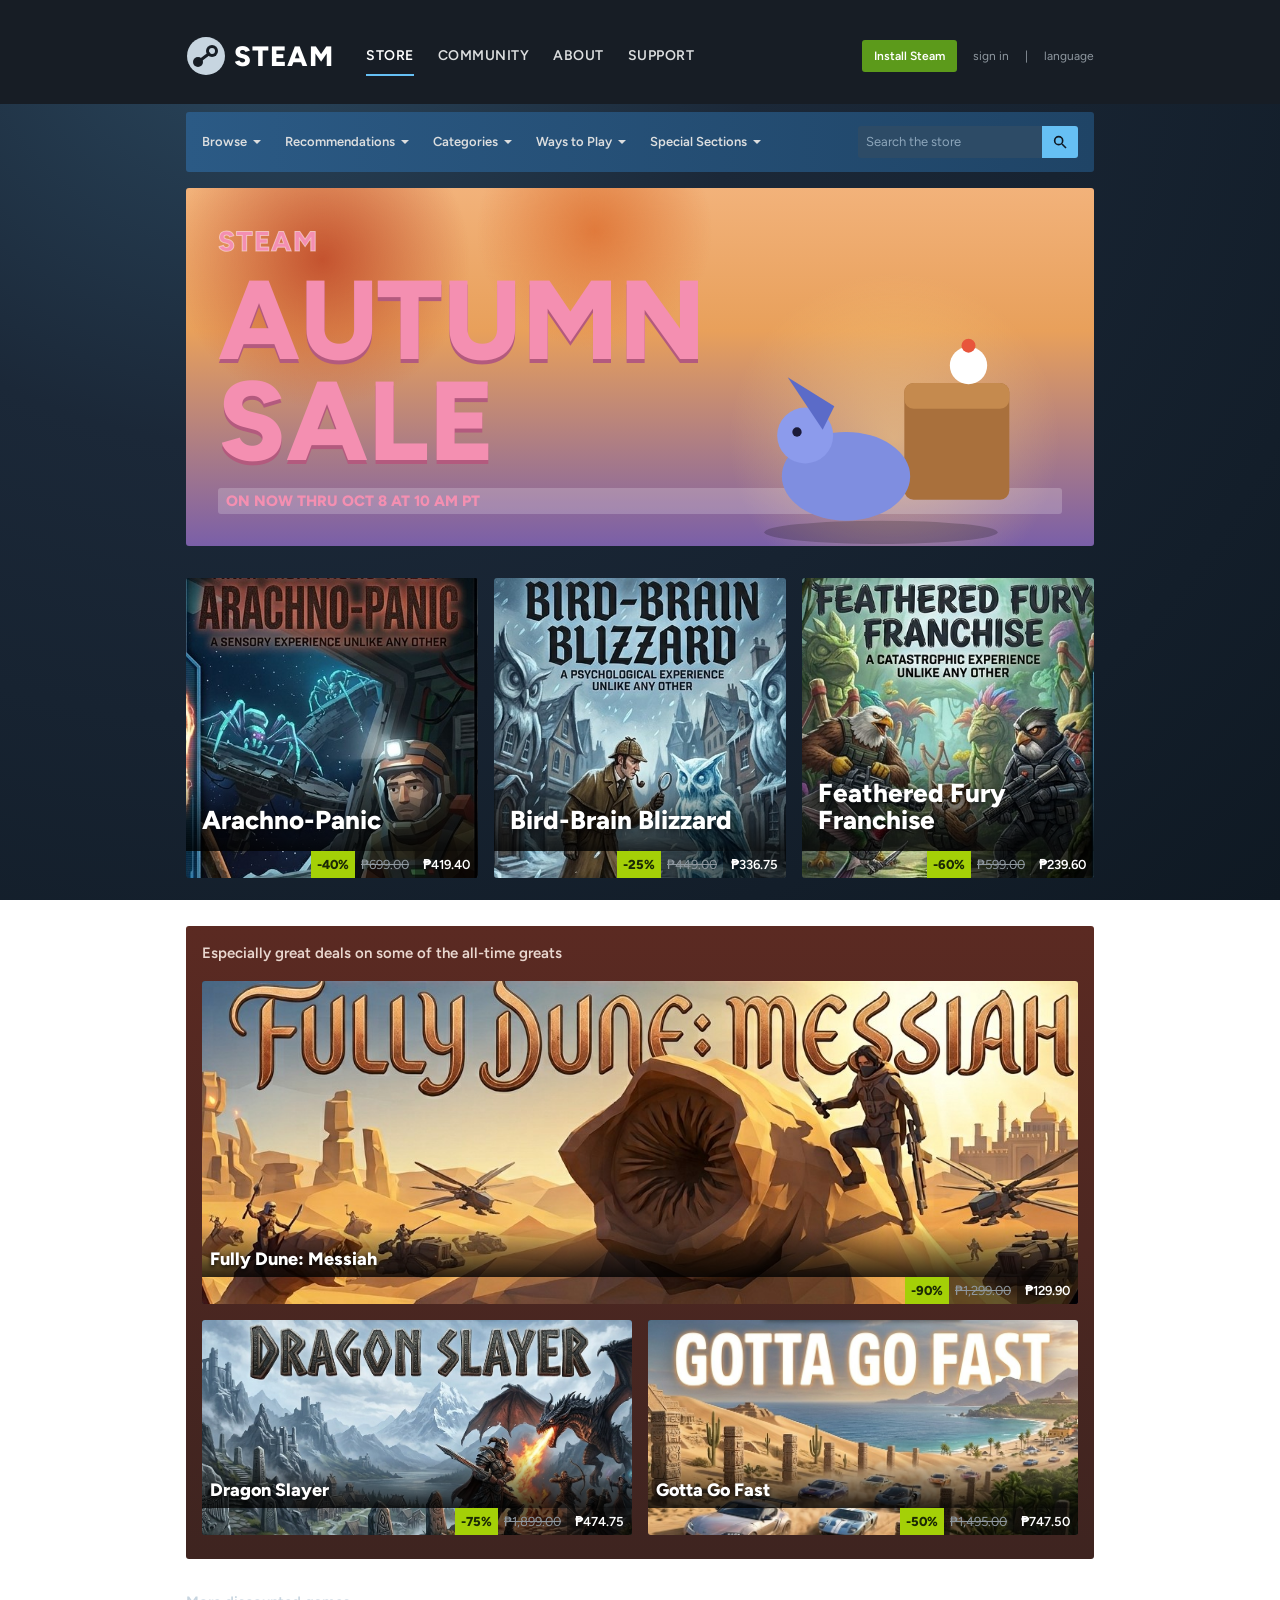
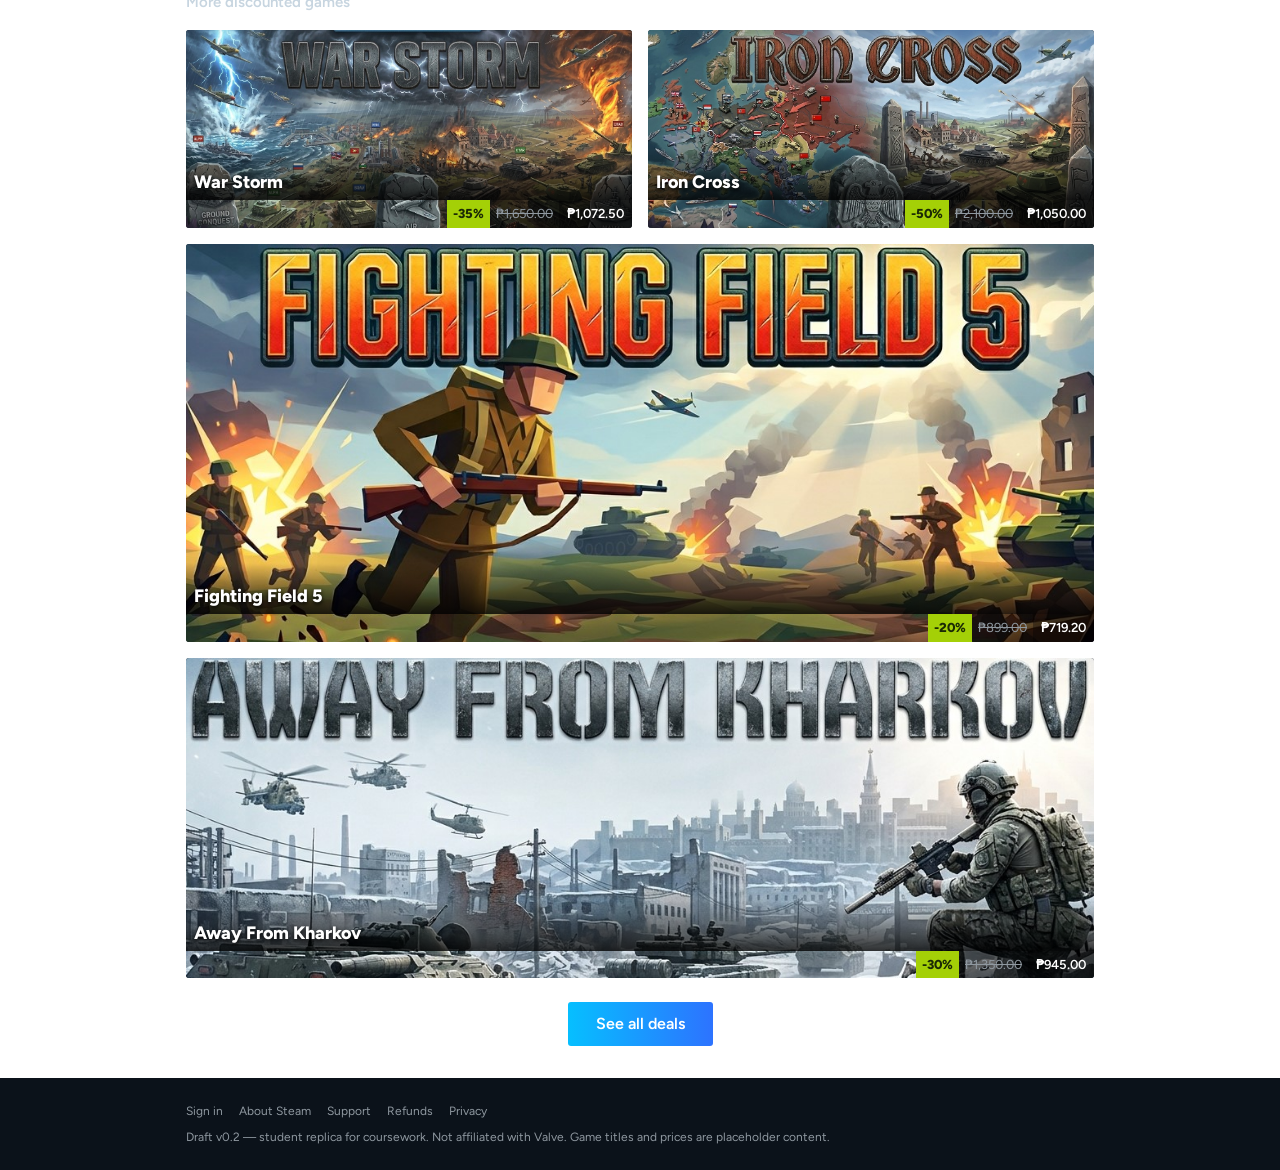
<file: index.html>
<!DOCTYPE html>
<html lang="en">
<head>
<meta charset="utf-8">
<meta name="viewport" content="width=device-width, initial-scale=1">
<title>Steam Autumn Sale — Landing Page Draft v0.2</title>
<link rel="preconnect" href="https://fonts.googleapis.com">
<link rel="preconnect" href="https://fonts.gstatic.com" crossorigin>
<link rel="stylesheet" href="https://fonts.googleapis.com/css2?family=Figtree:wght@400;600;800&display=swap">
<link rel="stylesheet" href="style.css">
</head>
<body>

<header class="top">
  <div class="wrap">
    <a class="logo" href="#" aria-label="Steam home">
      <svg viewBox="0 0 40 40" aria-hidden="true"><circle cx="20" cy="20" r="19" fill="#c7d5e0"/><circle cx="26" cy="15" r="6" fill="#171d25"/><circle cx="26" cy="15" r="3" fill="#c7d5e0"/><circle cx="12" cy="26" r="5" fill="#171d25"/><path d="M12 26l12-9" stroke="#171d25" stroke-width="3"/></svg>
      STEAM
    </a>
    <nav class="mainnav" aria-label="Main">
      <a href="#" aria-current="page">Store</a><a href="#">Community</a><a href="#">About</a><a href="#">Support</a>
    </nav>
    <div class="acct">
      <a class="btn-install" href="#">Install Steam</a>
      <a href="login.html" id="authLink">sign in</a><span aria-hidden="true">|</span><a href="#">language</a>
    </div>
  </div>
</header>

<main class="wrap">
  <div class="sub">
    <button>Browse</button><button>Recommendations</button><button>Categories</button><button>Ways to Play</button><button>Special Sections</button>
    <form class="search" role="search" onsubmit="return false">
      <input type="search" placeholder="Search the store" aria-label="Search the store">
      <button type="submit" aria-label="Search"><svg viewBox="0 0 24 24" fill="none" stroke="#0f1923" stroke-width="2.5"><circle cx="10" cy="10" r="6"/><path d="M15 15l6 6"/></svg></button>
    </form>
  </div>

  <section class="banner" aria-labelledby="sale-title">
    <p class="brand">STEAM</p>
    <h1 id="sale-title">AUTUMN<br>SALE</h1>
    <p class="dates">On now thru Oct 8 at 10 AM PT</p>
    <svg class="mascot" viewBox="0 0 240 200" aria-hidden="true">
      <ellipse cx="120" cy="188" rx="100" ry="10" fill="#0003"/>
      <rect x="140" y="60" width="90" height="100" rx="8" fill="#a9703c"/><rect x="140" y="60" width="90" height="22" rx="8" fill="#c58a4e"/>
      <ellipse cx="90" cy="140" rx="55" ry="38" fill="#7f8ee0"/><circle cx="55" cy="105" r="24" fill="#8c9bec"/>
      <path d="M70 100l-30-45 40 25z" fill="#5b6bc8"/><circle cx="48" cy="102" r="4" fill="#1b1b3a"/>
      <circle cx="195" cy="45" r="16" fill="#fff"/><circle cx="195" cy="28" r="6" fill="#e8553b"/>
    </svg>
  </section>

  <section class="featured" aria-label="Featured sale titles">
    <button class="arrow l" aria-label="Previous" data-dir="-1"><svg viewBox="0 0 24 24" fill="none" stroke="currentColor" stroke-width="3"><path d="M15 4l-8 8 8 8"/></svg></button>
    <div class="track" id="track">
      <a class="card" href="#"><img class="art" src="images/arachno-panic.jpg" width="438" height="517" alt="Arachno-Panic key art: an astronaut in an orange suit watches giant glowing spiders crawl over a space station">
        <span class="title">Arachno-Panic</span>
        <div class="price"><span class="off">-40%</span><span class="was">₱699.00</span><span class="now">₱419.40</span></div></a>
      <a class="card" href="#"><img class="art" src="images/bird-brain.jpg" width="457" height="452" alt="Bird-Brain Blizzard key art: a detective with a magnifying glass inspects a frozen owl statue in a snowy town">
        <span class="title">Bird-Brain Blizzard</span>
        <div class="price"><span class="off">-25%</span><span class="was">₱449.00</span><span class="now">₱336.75</span></div></a>
      <a class="card" href="#"><img class="art" src="images/feather.jpg" width="409" height="415" alt="Feathered Fury Franchise key art: an armed eagle, owl, hummingbird and crow squad in a jungle">
        <span class="title">Feathered Fury Franchise</span>
        <div class="price"><span class="off">-60%</span><span class="was">₱599.00</span><span class="now">₱239.60</span></div></a>
    </div>
    <button class="arrow r" aria-label="Next" data-dir="1"><svg viewBox="0 0 24 24" fill="none" stroke="currentColor" stroke-width="3"><path d="M9 4l8 8-8 8"/></svg></button>
    <div class="dots" id="dots" aria-hidden="true"></div>
  </section>

  <section class="deals" aria-labelledby="greats">
    <h2 id="greats">Especially great deals on some of the all-time greats</h2>
    <div class="row3">
      <a class="tile wide" style="--ar:1186/438" href="#"><img class="art" src="images/fully_dune.jpg" width="1186" height="438" alt="Fully Dune: Messiah key art: a lone fighter stands on a giant sandworm in a desert with ornithopters overhead" loading="lazy">
        <span class="name">Fully Dune: Messiah</span>
        <div class="price"><span class="off">-90%</span><span class="was">₱1,299.00</span><span class="now">₱129.90</span></div></a>
      <a class="tile" style="--ar:2/1" href="#"><img class="art" src="images/dragon-slayer.jpg" width="1277" height="541" alt="Dragon Slayer key art: a warrior and his party face a fire-breathing dragon above a snowy mountain valley" loading="lazy">
        <span class="name">Dragon Slayer</span>
        <div class="price"><span class="off">-75%</span><span class="was">₱1,899.00</span><span class="now">₱474.75</span></div></a>
      <a class="tile" style="--ar:2/1" href="#"><img class="art" src="images/gotta-go-fast.jpg" width="918" height="529" alt="Gotta Go Fast key art: sports cars racing along a sandy coast past carved stone pillars" loading="lazy">
        <span class="name">Gotta Go Fast</span>
        <div class="price"><span class="off">-50%</span><span class="was">₱1,495.00</span><span class="now">₱747.50</span></div></a>
    </div>
  </section>

  <section class="more" aria-labelledby="more-title">
    <h2 id="more-title">More discounted games</h2>
    <div class="grid4">
      <a class="tile" style="--ar:2.25/1" href="#"><img class="art" src="images/war-storm.jpg" width="1270" height="569" alt="War Storm key art: tanks, warships and fighter planes clash under a lightning storm" loading="lazy">
        <span class="name">War Storm</span>
        <div class="price"><span class="off">-35%</span><span class="was">₱1,650.00</span><span class="now">₱1,072.50</span></div></a>
      <a class="tile" style="--ar:2.25/1" href="#"><img class="art" src="images/iron-cross.jpg" width="1275" height="557" alt="Iron Cross key art: a strategy map of Europe beside a battlefield of tanks and ruined villages" loading="lazy">
        <span class="name">Iron Cross</span>
        <div class="price"><span class="off">-50%</span><span class="was">₱2,100.00</span><span class="now">₱1,050.00</span></div></a>
      <a class="tile wide" style="--ar:1111/487" href="#"><img class="art" src="images/fighting_field.jpg" width="1111" height="487" alt="Fighting Field 5 key art: blocky World War II soldiers charge across a grassy battlefield" loading="lazy">
        <span class="name">Fighting Field 5</span>
        <div class="price"><span class="off">-20%</span><span class="was">₱899.00</span><span class="now">₱719.20</span></div></a>
      <a class="tile wide" style="--ar:1108/391" href="#"><img class="art" src="images/away_from_kharkov.jpg" width="1108" height="391" alt="Away From Kharkov key art: a soldier kneels in a snowy ruined city as helicopters and tanks advance" loading="lazy">
        <span class="name">Away From Kharkov</span>
        <div class="price"><span class="off">-30%</span><span class="was">₱1,350.00</span><span class="now">₱945.00</span></div></a>
    </div>
    <p class="cta"><a href="#">See all deals</a></p>
  </section>
</main>

<footer><div class="wrap"><nav class="flinks" aria-label="Footer"><a href="login.html">Sign in</a><a href="#">About Steam</a><a href="#">Support</a><a href="#">Refunds</a><a href="#">Privacy</a></nav><p>Draft v0.2 — student replica for coursework. Not affiliated with Valve. Game titles and prices are placeholder content.</p></div></footer>

<script>
const track=document.getElementById('track');
const dotsEl=document.getElementById('dots');
const arrows=document.querySelectorAll('.arrow');
const cards=[...track.children];
cards.forEach(()=>dotsEl.appendChild(document.createElement('i')));
const dots=[...dotsEl.children];
function sync(){
  const overflow=track.scrollWidth>track.clientWidth+2;
  arrows.forEach(a=>a.hidden=!overflow);
  dotsEl.hidden=!overflow;
  const i=Math.round(track.scrollLeft/(cards[0].offsetWidth+16));
  dots.forEach((d,n)=>d.classList.toggle('on',n===i));
}
arrows.forEach(b=>b.addEventListener('click',()=>{
  track.scrollBy({left:b.dataset.dir*(cards[0].offsetWidth+16),behavior:'smooth'});
}));
track.addEventListener('scroll',sync,{passive:true});
addEventListener('resize',sync);
sync();

const authLink=document.getElementById('authLink');
const user=sessionStorage.getItem('steamUser');
if(user){
  authLink.textContent='Sign out ('+user+')';
  authLink.href='#';
  authLink.addEventListener('click',e=>{
    e.preventDefault();
    sessionStorage.removeItem('steamUser');
    location.reload();
  });
}
</script>
</body>
</html>
</file>
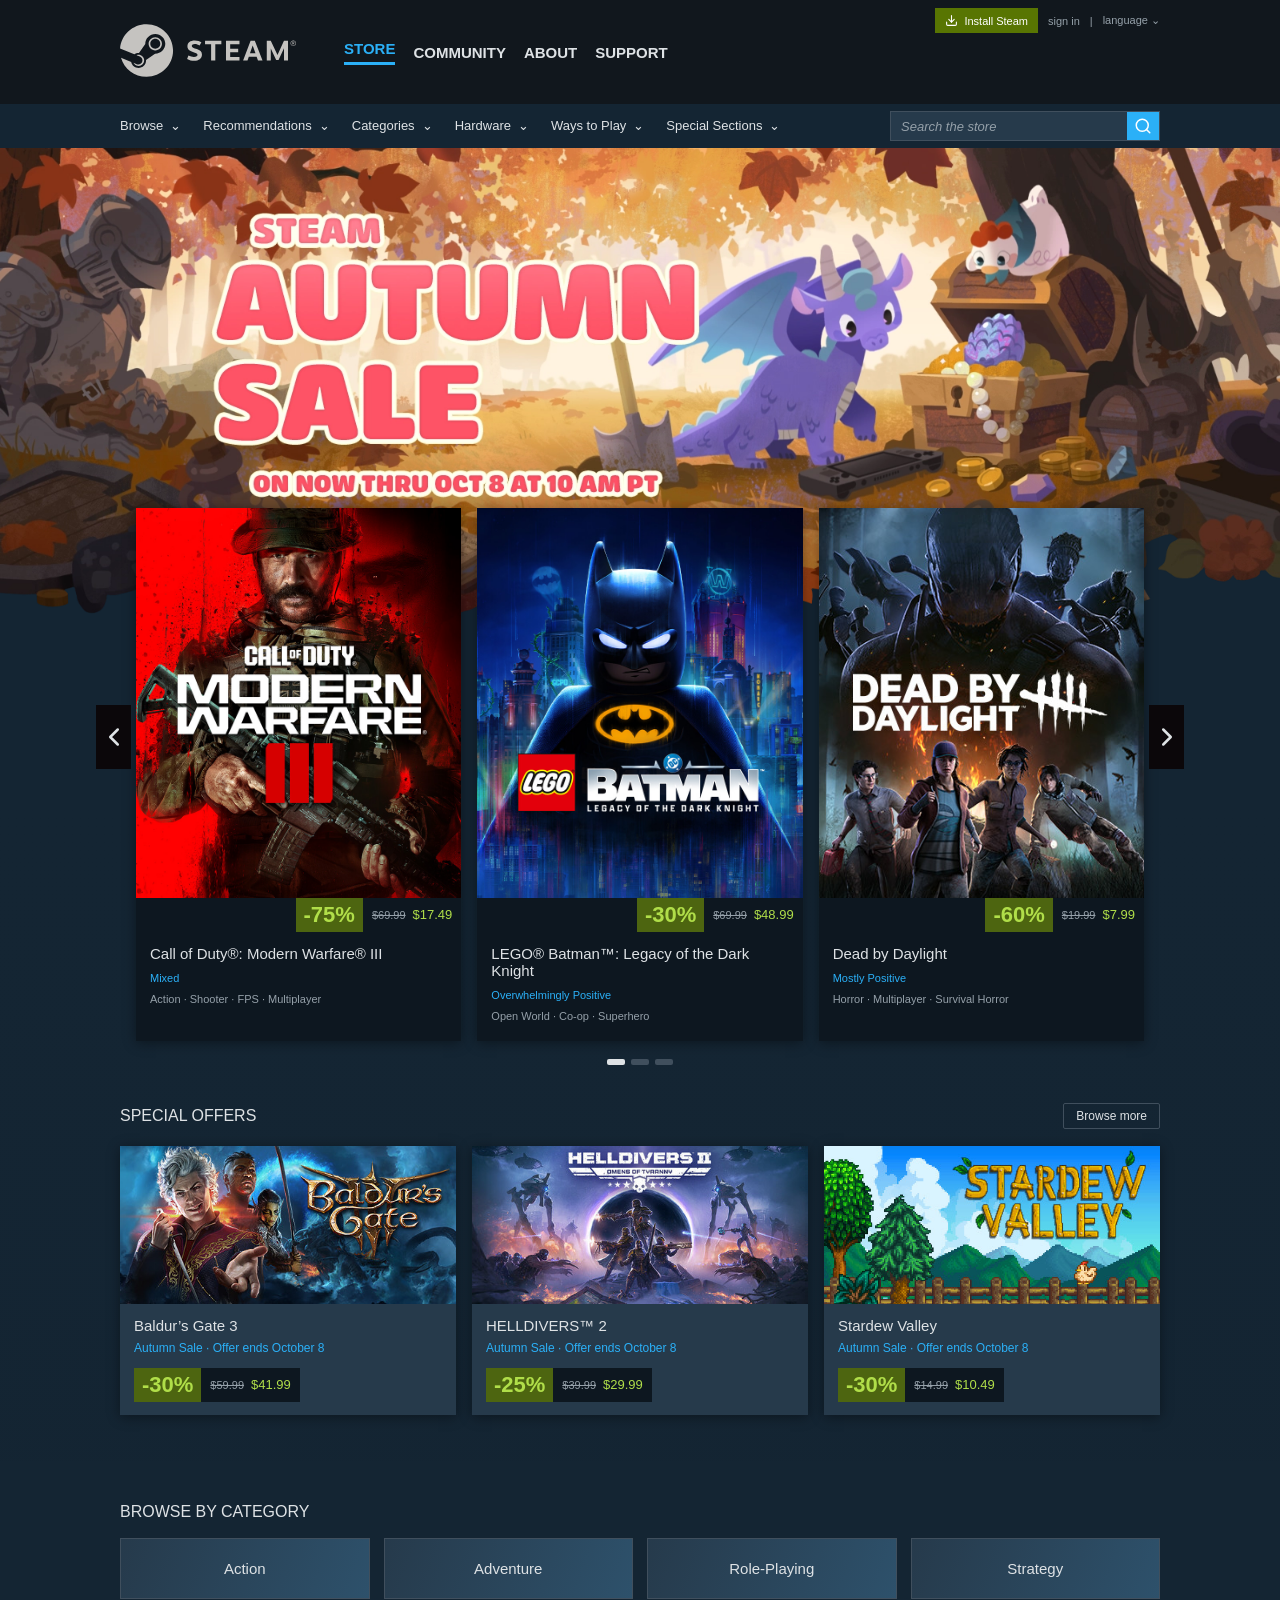
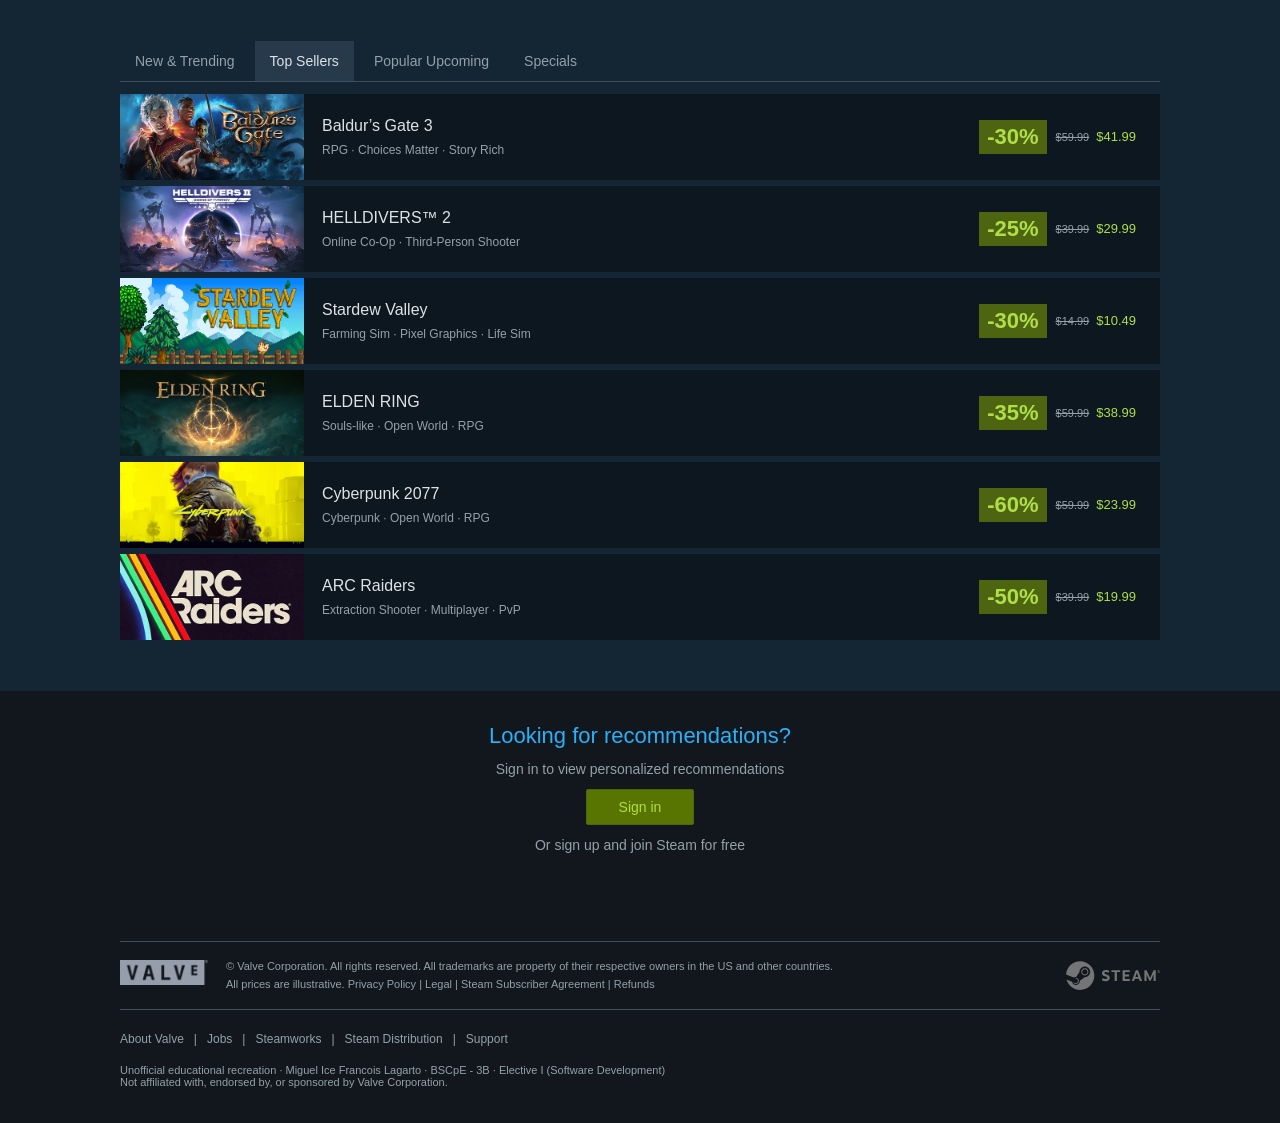
<file: lovable_sample/steam-landing-lagarto/index.html>
<!DOCTYPE html>
<html lang="en">
<head>
  <meta charset="UTF-8">
  <meta name="viewport" content="width=device-width, initial-scale=1.0">
  <title>Steam Landing Webpage for Activity (Software Development)</title>  
  <meta name="description" content="An educational Steam storefront recreation by Miguel Ice Francois Lagarto, BSCpE - 3B.">
  <meta property="og:title" content="Steam Store — Autumn Sale | Educational Recreation">
  <meta property="og:description" content="Student project for Elective I (Software Development). Not affiliated with Valve.">
  <meta property="og:type" content="website">
  <meta name="twitter:card" content="summary_large_image">
  <link rel="stylesheet" href="style.css">
</head>
<body>
<!--$--><header class="global-header" data-tsd-source="/src/routes/index.tsx:43:2"><div class="shell header-inner" data-tsd-source="/src/routes/index.tsx:43:36"><a aria-label="Steam homepage" data-tsd-source="/src/routes/index.tsx:43:72" href="https://store.steampowered.com"><img alt="STEAM" class="steam-logo" data-tsd-source="/src/routes/index.tsx:43:116" src="assets/steam-logo.svg"/></a><nav aria-label="Main navigation" class="global-links" data-tsd-source="/src/routes/index.tsx:43:176"><a class="active" data-tsd-source="/src/routes/index.tsx:43:235" href="https://store.steampowered.com">STORE</a><a data-tsd-source="/src/routes/index.tsx:43:279" href="https://steamcommunity.com/">COMMUNITY</a><a data-tsd-source="/src/routes/index.tsx:43:330" href="https://store.steampowered.com/about/">ABOUT</a><a data-tsd-source="/src/routes/index.tsx:43:367" href="https://help.steampowered.com/">SUPPORT</a></nav><div class="account-links" data-tsd-source="/src/routes/index.tsx:43:425"><a class="inline-flex items-center justify-center gap-2 whitespace-nowrap rounded-md text-sm font-medium cursor-pointer transition-colors focus-visible:outline-none focus-visible:ring-1 focus-visible:ring-ring disabled:pointer-events-none disabled:opacity-50 disabled:cursor-not-allowed [&amp;_svg]:pointer-events-none [&amp;_svg]:size-4 [&amp;_svg]:shrink-0 install-control h-9 px-4 py-2" data-tsd-source="/src/routes/index.tsx:43:490" href="https://store.steampowered.com/about/"><svg aria-hidden="true" class="lucide lucide-download" data-tsd-source="/src/routes/index.tsx:43:518" fill="none" height="13" stroke="currentColor" stroke-linecap="round" stroke-linejoin="round" stroke-width="2" viewbox="0 0 24 24" width="13" xmlns="http://www.w3.org/2000/svg"><path d="M12 15V3"></path><path d="M21 15v4a2 2 0 0 1-2 2H5a2 2 0 0 1-2-2v-4"></path><path d="m7 10 5 5 5-5"></path></svg>Install Steam</a><a data-tsd-source="/src/routes/index.tsx:43:565" href="https://store.steampowered.com/login/">sign in</a><span data-tsd-source="/src/routes/index.tsx:43:604">|</span><a data-tsd-source="/src/routes/index.tsx:43:618" href="https://store.steampowered.com/?l=english">language ⌄</a></div></div></header><div class="store-nav-band" data-tsd-source="/src/routes/index.tsx:44:2"><nav aria-label="Store navigation" class="shell store-nav" data-tsd-source="/src/routes/index.tsx:44:34"><div class="store-menu" data-tsd-source="/src/routes/index.tsx:44:97"><details data-tsd-source="/src/routes/index.tsx:44:224"><summary data-tsd-source="/src/routes/index.tsx:44:245">Browse</summary><div class="dropdown" data-tsd-source="/src/routes/index.tsx:44:271"><a data-tsd-source="/src/routes/index.tsx:44:506" href="https://store.steampowered.com/search/?term=Featured%20%26%20Recommended">Featured &amp; Recommended</a><a data-tsd-source="/src/routes/index.tsx:44:506" href="https://store.steampowered.com/search/?term=Top%20Sellers">Top Sellers</a><a data-tsd-source="/src/routes/index.tsx:44:506" href="https://store.steampowered.com/search/?term=New%20Releases">New Releases</a><a data-tsd-source="/src/routes/index.tsx:44:506" href="https://store.steampowered.com/search/?term=Special%20Offers">Special Offers</a></div></details><details data-tsd-source="/src/routes/index.tsx:44:224"><summary data-tsd-source="/src/routes/index.tsx:44:245">Recommendations</summary><div class="dropdown" data-tsd-source="/src/routes/index.tsx:44:271"><a data-tsd-source="/src/routes/index.tsx:44:506" href="https://store.steampowered.com/search/?term=Featured%20%26%20Recommended">Featured &amp; Recommended</a><a data-tsd-source="/src/routes/index.tsx:44:506" href="https://store.steampowered.com/search/?term=Top%20Sellers">Top Sellers</a><a data-tsd-source="/src/routes/index.tsx:44:506" href="https://store.steampowered.com/search/?term=New%20Releases">New Releases</a><a data-tsd-source="/src/routes/index.tsx:44:506" href="https://store.steampowered.com/search/?term=Special%20Offers">Special Offers</a></div></details><details data-tsd-source="/src/routes/index.tsx:44:224"><summary data-tsd-source="/src/routes/index.tsx:44:245">Categories</summary><div class="dropdown" data-tsd-source="/src/routes/index.tsx:44:271"><a data-tsd-source="/src/routes/index.tsx:44:506" href="https://store.steampowered.com/search/?term=Action">Action</a><a data-tsd-source="/src/routes/index.tsx:44:506" href="https://store.steampowered.com/search/?term=Adventure">Adventure</a><a data-tsd-source="/src/routes/index.tsx:44:506" href="https://store.steampowered.com/search/?term=Role-Playing">Role-Playing</a><a data-tsd-source="/src/routes/index.tsx:44:506" href="https://store.steampowered.com/search/?term=Strategy">Strategy</a></div></details><details data-tsd-source="/src/routes/index.tsx:44:224"><summary data-tsd-source="/src/routes/index.tsx:44:245">Hardware</summary><div class="dropdown" data-tsd-source="/src/routes/index.tsx:44:271"><a data-tsd-source="/src/routes/index.tsx:44:506" href="https://store.steampowered.com/search/?term=Steam%20Deck">Steam Deck</a><a data-tsd-source="/src/routes/index.tsx:44:506" href="https://store.steampowered.com/search/?term=Steam%20Controller">Steam Controller</a></div></details><details data-tsd-source="/src/routes/index.tsx:44:224"><summary data-tsd-source="/src/routes/index.tsx:44:245">Ways to Play</summary><div class="dropdown" data-tsd-source="/src/routes/index.tsx:44:271"><a data-tsd-source="/src/routes/index.tsx:44:506" href="https://store.steampowered.com/search/?term=Featured%20%26%20Recommended">Featured &amp; Recommended</a><a data-tsd-source="/src/routes/index.tsx:44:506" href="https://store.steampowered.com/search/?term=Top%20Sellers">Top Sellers</a><a data-tsd-source="/src/routes/index.tsx:44:506" href="https://store.steampowered.com/search/?term=New%20Releases">New Releases</a><a data-tsd-source="/src/routes/index.tsx:44:506" href="https://store.steampowered.com/search/?term=Special%20Offers">Special Offers</a></div></details><details data-tsd-source="/src/routes/index.tsx:44:224"><summary data-tsd-source="/src/routes/index.tsx:44:245">Special Sections</summary><div class="dropdown" data-tsd-source="/src/routes/index.tsx:44:271"><a data-tsd-source="/src/routes/index.tsx:44:506" href="https://store.steampowered.com/search/?term=Featured%20%26%20Recommended">Featured &amp; Recommended</a><a data-tsd-source="/src/routes/index.tsx:44:506" href="https://store.steampowered.com/search/?term=Top%20Sellers">Top Sellers</a><a data-tsd-source="/src/routes/index.tsx:44:506" href="https://store.steampowered.com/search/?term=New%20Releases">New Releases</a><a data-tsd-source="/src/routes/index.tsx:44:506" href="https://store.steampowered.com/search/?term=Special%20Offers">Special Offers</a></div></details></div><form class="store-search" data-tsd-source="/src/routes/index.tsx:44:615"><input aria-label="Search the store" data-tsd-source="/src/routes/index.tsx:44:759" placeholder="Search the store" style=""/><button aria-label="Search" class="steam-control" data-tsd-source="/src/routes/index.tsx:44:881" type="submit"><svg aria-hidden="true" class="lucide lucide-search" data-tsd-source="/src/routes/index.tsx:44:939" fill="none" height="19" stroke="currentColor" stroke-linecap="round" stroke-linejoin="round" stroke-width="2" viewbox="0 0 24 24" width="19" xmlns="http://www.w3.org/2000/svg"><path d="m21 21-4.34-4.34"></path><circle cx="11" cy="11" r="8"></circle></svg></button></form></nav></div><main data-tsd-source="/src/routes/index.tsx:45:2"><section class="sale-scene" data-tsd-source="/src/routes/index.tsx:45:8"><img alt="" class="sale-backdrop" data-tsd-source="/src/routes/index.tsx:45:40" src="assets/autumn-sale.webp"/><div class="shell" data-tsd-source="/src/routes/index.tsx:45:94"><a aria-label="Steam Autumn Sale — on now through October 8 at 10 AM Pacific" class="sale-banner" data-tsd-source="/src/routes/index.tsx:45:117" href="https://store.steampowered.com/specials/"><h1 data-tsd-source="/src/routes/index.tsx:45:247">Steam Autumn Sale</h1></a><div class="featured-wrap" data-tsd-source="/src/routes/index.tsx:45:277"><button aria-label="Previous featured games" class="steam-control carousel-arrow prev steam-control" data-tsd-source="/src/routes/index.tsx:45:308"><svg aria-hidden="true" class="lucide lucide-chevron-left" data-tsd-source="/src/routes/index.tsx:45:437" fill="none" height="24" stroke="currentColor" stroke-linecap="round" stroke-linejoin="round" stroke-width="2" viewbox="0 0 24 24" width="24" xmlns="http://www.w3.org/2000/svg"><path d="m15 18-6-6 6-6"></path></svg></button><div class="featured-grid" data-tsd-source="/src/routes/index.tsx:45:460"><a class="featured-game" data-tsd-source="/src/routes/index.tsx:45:508" href="https://store.steampowered.com/app/3595270/"><img alt="Call of Duty®: Modern Warfare® III" class="featured-art" data-tsd-source="/src/routes/index.tsx:45:585" src="assets/modern-warfare.jpg"/><div class="prices" data-tsd-source="/src/routes/index.tsx:36:44"><span class="discount" data-tsd-source="/src/routes/index.tsx:36:68">-75%</span><span class="price-value" data-tsd-source="/src/routes/index.tsx:36:117"><span class="old-price" data-tsd-source="/src/routes/index.tsx:36:147">$69.99</span><span class="new-price" data-tsd-source="/src/routes/index.tsx:36:192">$17.49</span></span></div><div class="featured-caption" data-tsd-source="/src/routes/index.tsx:45:670"><h2 data-tsd-source="/src/routes/index.tsx:45:704">Call of Duty®: Modern Warfare® III</h2><span class="rating" data-tsd-source="/src/routes/index.tsx:45:724">Mixed</span><p class="tags" data-tsd-source="/src/routes/index.tsx:45:769">Action · Shooter · FPS · Multiplayer</p></div></a><a class="featured-game" data-tsd-source="/src/routes/index.tsx:45:508" href="https://store.steampowered.com/app/2215200/"><img alt="LEGO® Batman™: Legacy of the Dark Knight" class="featured-art" data-tsd-source="/src/routes/index.tsx:45:585" src="assets/lego-batman.jpg"/><div class="prices" data-tsd-source="/src/routes/index.tsx:36:44"><span class="discount" data-tsd-source="/src/routes/index.tsx:36:68">-30%</span><span class="price-value" data-tsd-source="/src/routes/index.tsx:36:117"><span class="old-price" data-tsd-source="/src/routes/index.tsx:36:147">$69.99</span><span class="new-price" data-tsd-source="/src/routes/index.tsx:36:192">$48.99</span></span></div><div class="featured-caption" data-tsd-source="/src/routes/index.tsx:45:670"><h2 data-tsd-source="/src/routes/index.tsx:45:704">LEGO® Batman™: Legacy of the Dark Knight</h2><span class="rating" data-tsd-source="/src/routes/index.tsx:45:724">Overwhelmingly Positive</span><p class="tags" data-tsd-source="/src/routes/index.tsx:45:769">Open World · Co-op · Superhero</p></div></a><a class="featured-game" data-tsd-source="/src/routes/index.tsx:45:508" href="https://store.steampowered.com/app/381210/"><img alt="Dead by Daylight" class="featured-art" data-tsd-source="/src/routes/index.tsx:45:585" src="assets/dead-by-daylight.jpg"/><div class="prices" data-tsd-source="/src/routes/index.tsx:36:44"><span class="discount" data-tsd-source="/src/routes/index.tsx:36:68">-60%</span><span class="price-value" data-tsd-source="/src/routes/index.tsx:36:117"><span class="old-price" data-tsd-source="/src/routes/index.tsx:36:147">$19.99</span><span class="new-price" data-tsd-source="/src/routes/index.tsx:36:192">$7.99</span></span></div><div class="featured-caption" data-tsd-source="/src/routes/index.tsx:45:670"><h2 data-tsd-source="/src/routes/index.tsx:45:704">Dead by Daylight</h2><span class="rating" data-tsd-source="/src/routes/index.tsx:45:724">Mostly Positive</span><p class="tags" data-tsd-source="/src/routes/index.tsx:45:769">Horror · Multiplayer · Survival Horror</p></div></a></div><button aria-label="Next featured games" class="steam-control carousel-arrow next steam-control" data-tsd-source="/src/routes/index.tsx:45:822"><svg aria-hidden="true" class="lucide lucide-chevron-right" data-tsd-source="/src/routes/index.tsx:45:947" fill="none" height="24" stroke="currentColor" stroke-linecap="round" stroke-linejoin="round" stroke-width="2" viewbox="0 0 24 24" width="24" xmlns="http://www.w3.org/2000/svg"><path d="m9 18 6-6-6-6"></path></svg></button></div><div class="carousel-dots" data-tsd-source="/src/routes/index.tsx:45:977"><button aria-label="Featured slide 1" aria-pressed="true" class="steam-control selected" data-tsd-source="/src/routes/index.tsx:45:1024"></button><button aria-label="Featured slide 2" aria-pressed="false" class="steam-control" data-tsd-source="/src/routes/index.tsx:45:1024"></button><button aria-label="Featured slide 3" aria-pressed="false" class="steam-control" data-tsd-source="/src/routes/index.tsx:45:1024"></button></div><section class="deals-section" data-tsd-source="/src/routes/index.tsx:45:1189"><div class="section-header" data-tsd-source="/src/routes/index.tsx:45:1224"><h2 data-tsd-source="/src/routes/index.tsx:45:1256">Special offers</h2><a class="browse-link" data-tsd-source="/src/routes/index.tsx:45:1279" href="https://store.steampowered.com/specials/">Browse more</a></div><div class="deals-grid" data-tsd-source="/src/routes/index.tsx:45:1355"><a class="deal-card" data-tsd-source="/src/routes/index.tsx:45:1411" href="https://store.steampowered.com/app/1086940/"><img alt="Baldur’s Gate 3" data-tsd-source="/src/routes/index.tsx:45:1484" src="assets/baldurs-gate.jpg"/><div class="deal-info" data-tsd-source="/src/routes/index.tsx:45:1523"><h3 data-tsd-source="/src/routes/index.tsx:45:1550">Baldur’s Gate 3</h3><p data-tsd-source="/src/routes/index.tsx:45:1570">Autumn Sale · Offer ends October 8</p><div class="prices" data-tsd-source="/src/routes/index.tsx:36:44"><span class="discount" data-tsd-source="/src/routes/index.tsx:36:68">-30%</span><span class="price-value" data-tsd-source="/src/routes/index.tsx:36:117"><span class="old-price" data-tsd-source="/src/routes/index.tsx:36:147">$59.99</span><span class="new-price" data-tsd-source="/src/routes/index.tsx:36:192">$41.99</span></span></div></div></a><a class="deal-card" data-tsd-source="/src/routes/index.tsx:45:1411" href="https://store.steampowered.com/app/553850/"><img alt="HELLDIVERS™ 2" data-tsd-source="/src/routes/index.tsx:45:1484" src="assets/helldivers.jpg"/><div class="deal-info" data-tsd-source="/src/routes/index.tsx:45:1523"><h3 data-tsd-source="/src/routes/index.tsx:45:1550">HELLDIVERS™ 2</h3><p data-tsd-source="/src/routes/index.tsx:45:1570">Autumn Sale · Offer ends October 8</p><div class="prices" data-tsd-source="/src/routes/index.tsx:36:44"><span class="discount" data-tsd-source="/src/routes/index.tsx:36:68">-25%</span><span class="price-value" data-tsd-source="/src/routes/index.tsx:36:117"><span class="old-price" data-tsd-source="/src/routes/index.tsx:36:147">$39.99</span><span class="new-price" data-tsd-source="/src/routes/index.tsx:36:192">$29.99</span></span></div></div></a><a class="deal-card" data-tsd-source="/src/routes/index.tsx:45:1411" href="https://store.steampowered.com/app/413150/"><img alt="Stardew Valley" data-tsd-source="/src/routes/index.tsx:45:1484" src="assets/stardew-valley.jpg"/><div class="deal-info" data-tsd-source="/src/routes/index.tsx:45:1523"><h3 data-tsd-source="/src/routes/index.tsx:45:1550">Stardew Valley</h3><p data-tsd-source="/src/routes/index.tsx:45:1570">Autumn Sale · Offer ends October 8</p><div class="prices" data-tsd-source="/src/routes/index.tsx:36:44"><span class="discount" data-tsd-source="/src/routes/index.tsx:36:68">-30%</span><span class="price-value" data-tsd-source="/src/routes/index.tsx:36:117"><span class="old-price" data-tsd-source="/src/routes/index.tsx:36:147">$14.99</span><span class="new-price" data-tsd-source="/src/routes/index.tsx:36:192">$10.49</span></span></div></div></a></div></section></div></section><div class="shell" data-tsd-source="/src/routes/index.tsx:46:2"><section class="browse-section" data-tsd-source="/src/routes/index.tsx:46:25"><div class="section-header" data-tsd-source="/src/routes/index.tsx:46:61"><h2 data-tsd-source="/src/routes/index.tsx:46:93">Browse by category</h2></div><div class="category-grid" data-tsd-source="/src/routes/index.tsx:46:126"><a class="category-link" data-tsd-source="/src/routes/index.tsx:46:217" href="https://store.steampowered.com/category/action/">Action</a><a class="category-link" data-tsd-source="/src/routes/index.tsx:46:217" href="https://store.steampowered.com/category/adventure/">Adventure</a><a class="category-link" data-tsd-source="/src/routes/index.tsx:46:217" href="https://store.steampowered.com/category/rpg/">Role-Playing</a><a class="category-link" data-tsd-source="/src/routes/index.tsx:46:217" href="https://store.steampowered.com/category/strategy/">Strategy</a></div></section><section class="popular-section" data-tsd-source="/src/routes/index.tsx:46:363" id="popular-games"><div aria-label="Popular games" class="game-tabs" data-tsd-source="/src/routes/index.tsx:46:419" role="tablist"><button aria-selected="false" class="steam-control" data-tsd-source="/src/routes/index.tsx:46:562" role="tab">New &amp; Trending</button><button aria-selected="true" class="steam-control selected" data-tsd-source="/src/routes/index.tsx:46:562" role="tab">Top Sellers</button><button aria-selected="false" class="steam-control" data-tsd-source="/src/routes/index.tsx:46:562" role="tab">Popular Upcoming</button><button aria-selected="false" class="steam-control" data-tsd-source="/src/routes/index.tsx:46:562" role="tab">Specials</button></div><div data-tsd-source="/src/routes/index.tsx:46:722" role="tabpanel"><a class="game-row" data-tsd-source="/src/routes/index.tsx:46:759" href="https://store.steampowered.com/app/1086940/"><img alt="Baldur’s Gate 3" data-tsd-source="/src/routes/index.tsx:46:831" src="assets/baldurs-gate.jpg"/><div class="game-row-text" data-tsd-source="/src/routes/index.tsx:46:870"><h3 data-tsd-source="/src/routes/index.tsx:46:901">Baldur’s Gate 3</h3><p data-tsd-source="/src/routes/index.tsx:46:921">RPG · Choices Matter · Story Rich</p></div><div class="prices" data-tsd-source="/src/routes/index.tsx:36:44"><span class="discount" data-tsd-source="/src/routes/index.tsx:36:68">-30%</span><span class="price-value" data-tsd-source="/src/routes/index.tsx:36:117"><span class="old-price" data-tsd-source="/src/routes/index.tsx:36:147">$59.99</span><span class="new-price" data-tsd-source="/src/routes/index.tsx:36:192">$41.99</span></span></div></a><a class="game-row" data-tsd-source="/src/routes/index.tsx:46:759" href="https://store.steampowered.com/app/553850/"><img alt="HELLDIVERS™ 2" data-tsd-source="/src/routes/index.tsx:46:831" src="assets/helldivers.jpg"/><div class="game-row-text" data-tsd-source="/src/routes/index.tsx:46:870"><h3 data-tsd-source="/src/routes/index.tsx:46:901">HELLDIVERS™ 2</h3><p data-tsd-source="/src/routes/index.tsx:46:921">Online Co-Op · Third-Person Shooter</p></div><div class="prices" data-tsd-source="/src/routes/index.tsx:36:44"><span class="discount" data-tsd-source="/src/routes/index.tsx:36:68">-25%</span><span class="price-value" data-tsd-source="/src/routes/index.tsx:36:117"><span class="old-price" data-tsd-source="/src/routes/index.tsx:36:147">$39.99</span><span class="new-price" data-tsd-source="/src/routes/index.tsx:36:192">$29.99</span></span></div></a><a class="game-row" data-tsd-source="/src/routes/index.tsx:46:759" href="https://store.steampowered.com/app/413150/"><img alt="Stardew Valley" data-tsd-source="/src/routes/index.tsx:46:831" src="assets/stardew-valley.jpg"/><div class="game-row-text" data-tsd-source="/src/routes/index.tsx:46:870"><h3 data-tsd-source="/src/routes/index.tsx:46:901">Stardew Valley</h3><p data-tsd-source="/src/routes/index.tsx:46:921">Farming Sim · Pixel Graphics · Life Sim</p></div><div class="prices" data-tsd-source="/src/routes/index.tsx:36:44"><span class="discount" data-tsd-source="/src/routes/index.tsx:36:68">-30%</span><span class="price-value" data-tsd-source="/src/routes/index.tsx:36:117"><span class="old-price" data-tsd-source="/src/routes/index.tsx:36:147">$14.99</span><span class="new-price" data-tsd-source="/src/routes/index.tsx:36:192">$10.49</span></span></div></a><a class="game-row" data-tsd-source="/src/routes/index.tsx:46:759" href="https://store.steampowered.com/app/1245620/"><img alt="ELDEN RING" data-tsd-source="/src/routes/index.tsx:46:831" src="assets/elden-ring.jpg"/><div class="game-row-text" data-tsd-source="/src/routes/index.tsx:46:870"><h3 data-tsd-source="/src/routes/index.tsx:46:901">ELDEN RING</h3><p data-tsd-source="/src/routes/index.tsx:46:921">Souls-like · Open World · RPG</p></div><div class="prices" data-tsd-source="/src/routes/index.tsx:36:44"><span class="discount" data-tsd-source="/src/routes/index.tsx:36:68">-35%</span><span class="price-value" data-tsd-source="/src/routes/index.tsx:36:117"><span class="old-price" data-tsd-source="/src/routes/index.tsx:36:147">$59.99</span><span class="new-price" data-tsd-source="/src/routes/index.tsx:36:192">$38.99</span></span></div></a><a class="game-row" data-tsd-source="/src/routes/index.tsx:46:759" href="https://store.steampowered.com/app/1091500/"><img alt="Cyberpunk 2077" data-tsd-source="/src/routes/index.tsx:46:831" src="assets/cyberpunk.jpg"/><div class="game-row-text" data-tsd-source="/src/routes/index.tsx:46:870"><h3 data-tsd-source="/src/routes/index.tsx:46:901">Cyberpunk 2077</h3><p data-tsd-source="/src/routes/index.tsx:46:921">Cyberpunk · Open World · RPG</p></div><div class="prices" data-tsd-source="/src/routes/index.tsx:36:44"><span class="discount" data-tsd-source="/src/routes/index.tsx:36:68">-60%</span><span class="price-value" data-tsd-source="/src/routes/index.tsx:36:117"><span class="old-price" data-tsd-source="/src/routes/index.tsx:36:147">$59.99</span><span class="new-price" data-tsd-source="/src/routes/index.tsx:36:192">$23.99</span></span></div></a><a class="game-row" data-tsd-source="/src/routes/index.tsx:46:759" href="https://store.steampowered.com/app/1808500/"><img alt="ARC Raiders" data-tsd-source="/src/routes/index.tsx:46:831" src="assets/arc-raiders.jpg"/><div class="game-row-text" data-tsd-source="/src/routes/index.tsx:46:870"><h3 data-tsd-source="/src/routes/index.tsx:46:901">ARC Raiders</h3><p data-tsd-source="/src/routes/index.tsx:46:921">Extraction Shooter · Multiplayer · PvP</p></div><div class="prices" data-tsd-source="/src/routes/index.tsx:36:44"><span class="discount" data-tsd-source="/src/routes/index.tsx:36:68">-50%</span><span class="price-value" data-tsd-source="/src/routes/index.tsx:36:117"><span class="old-price" data-tsd-source="/src/routes/index.tsx:36:147">$39.99</span><span class="new-price" data-tsd-source="/src/routes/index.tsx:36:192">$19.99</span></span></div></a></div></section></div><section class="personal-band" data-tsd-source="/src/routes/index.tsx:47:2"><h2 data-tsd-source="/src/routes/index.tsx:47:37">Looking for recommendations?</h2><p data-tsd-source="/src/routes/index.tsx:47:74">Sign in to view personalized recommendations</p><a class="sign-in" data-tsd-source="/src/routes/index.tsx:47:125" href="https://store.steampowered.com/login/">Sign in</a><p data-tsd-source="/src/routes/index.tsx:47:184">Or <a data-tsd-source="/src/routes/index.tsx:47:190" href="https://store.steampowered.com/join/">sign up</a> and join Steam for free</p></section></main><footer data-tsd-source="/src/routes/index.tsx:48:2"><div class="shell" data-tsd-source="/src/routes/index.tsx:48:10"><div class="footer-rule" data-tsd-source="/src/routes/index.tsx:48:33"><a data-tsd-source="/src/routes/index.tsx:48:62" href="https://www.valvesoftware.com/"><img alt="Valve" class="valve-logo" data-tsd-source="/src/routes/index.tsx:48:103" src="assets/valve-logo.png"/></a><div data-tsd-source="/src/routes/index.tsx:48:164">© Valve Corporation. All rights reserved. All trademarks are property of their respective owners in the US and other countries.<br data-tsd-source="/src/routes/index.tsx:48:296"/>All prices are illustrative. <a data-tsd-source="/src/routes/index.tsx:48:330" href="https://store.steampowered.com/privacy_agreement/">Privacy Policy</a> | <a data-tsd-source="/src/routes/index.tsx:48:391" href="https://www.valvesoftware.com/legal.htm">Legal</a> | <a data-tsd-source="/src/routes/index.tsx:48:453" href="https://store.steampowered.com/subscriber_agreement/">Steam Subscriber Agreement</a> | <a data-tsd-source="/src/routes/index.tsx:48:529" href="https://store.steampowered.com/steam_refunds/">Refunds</a></div><img alt="Steam" class="footer-steam" data-tsd-source="/src/routes/index.tsx:48:582" src="assets/steam-logo.svg"/></div><div class="footer-links" data-tsd-source="/src/routes/index.tsx:48:646"><a data-tsd-source="/src/routes/index.tsx:48:676" href="https://www.valvesoftware.com/about">About Valve</a>   |   <a data-tsd-source="/src/routes/index.tsx:48:754" href="https://www.valvesoftware.com/">Jobs</a>   |   <a data-tsd-source="/src/routes/index.tsx:48:820" href="https://partner.steamgames.com/">Steamworks</a>   |   <a data-tsd-source="/src/routes/index.tsx:48:893" href="https://store.steampowered.com/about/">Steam Distribution</a>   |   <a data-tsd-source="/src/routes/index.tsx:48:960" href="https://help.steampowered.com/">Support</a></div><div class="educational-note" data-tsd-source="/src/routes/index.tsx:48:1018">Unofficial educational recreation · Miguel Ice Francois Lagarto · BSCpE - 3B · Elective I (Software Development)<br data-tsd-source="/src/routes/index.tsx:48:1164"/>Not affiliated with, endorsed by, or sponsored by Valve Corporation.</div></div></footer><!--/$-->
<script>
// Optional progressive enhancement. The main layout is plain HTML and CSS.
const grid = document.querySelector('.featured-grid');
let slide = 0;
const dots = [...document.querySelectorAll('.carousel-dots button')];
function selectSlide(next) {
 const items = [...grid.children];
 const shift = (next - slide + 3) % 3;
 for (let i = 0; i < shift; i++) grid.append(grid.firstElementChild);
 slide = next;
 dots.forEach((dot, i) => { dot.classList.toggle('selected', i === slide); dot.setAttribute('aria-pressed', i === slide); });
}
document.querySelector('.next').addEventListener('click', () => selectSlide((slide + 1) % 3));
document.querySelector('.prev').addEventListener('click', () => selectSlide((slide + 2) % 3));
dots.forEach((dot, i) => dot.addEventListener('click', () => selectSlide(i)));
const search = document.querySelector('.store-search input');
const panel = document.querySelector('[role="tabpanel"]');
const rows = [...panel.querySelectorAll('.game-row')];
const tabs = [...document.querySelectorAll('[role="tab"]')];
let activeTab = 'Top Sellers';
const empty = document.createElement('p'); empty.className = 'no-results'; panel.append(empty);
function updateGames() {
 let sorted = [...rows];
 if (activeTab === 'New & Trending') sorted.reverse();
 if (activeTab === 'Specials') sorted.sort((a, b) => parseInt(a.querySelector('.discount').textContent) - parseInt(b.querySelector('.discount').textContent));
 let count = 0;
 sorted.forEach(row => {
  const title = row.querySelector('h3').textContent;
  const visible = title.toLowerCase().includes(search.value.toLowerCase()) && (activeTab !== 'Popular Upcoming' || title === 'ARC Raiders');
  row.hidden = !visible; row.style.display = visible ? '' : 'none';
  if (visible) count++;
  panel.insertBefore(row, empty);
 });
 empty.hidden = count > 0;
 empty.textContent = 'No games found for “' + search.value + '”.';
}
search.addEventListener('input', updateGames);
document.querySelector('.store-search').addEventListener('submit', event => {event.preventDefault();updateGames();document.getElementById('popular-games').scrollIntoView({behavior:'smooth'});});
tabs.forEach(tab => tab.addEventListener('click', () => {
 activeTab = tab.textContent;
 tabs.forEach(t => {t.classList.toggle('selected', t === tab);t.setAttribute('aria-selected', t === tab);});
 updateGames();
}));
updateGames();
</script>
</body>
</html>
</file>
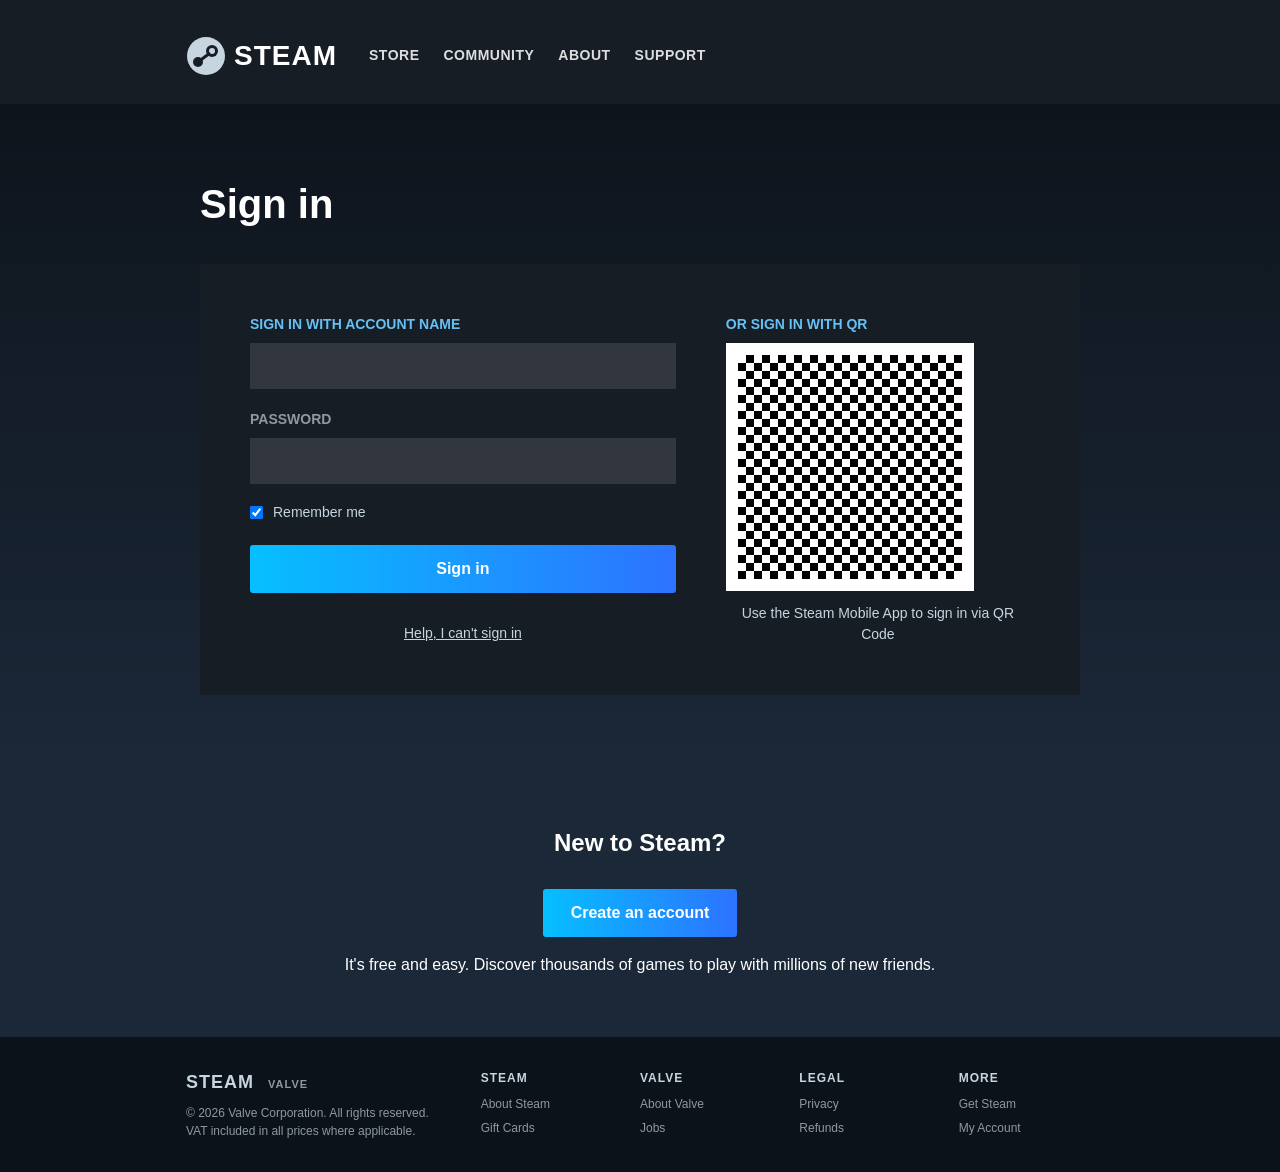
<file: login.html>
<!DOCTYPE html>
<html lang="en">
<head>
<meta charset="UTF-8">
<meta name="viewport" content="width=device-width, initial-scale=1">
<title>Sign In</title>
<link rel="stylesheet" href="style.css">
</head>
<body>
<header class="top">
  <div class="wrap">
    <a class="logo" href="index.html" aria-label="Steam home">
      <svg viewBox="0 0 40 40" aria-hidden="true"><circle cx="20" cy="20" r="19" fill="#c7d5e0"/><circle cx="26" cy="15" r="6" fill="#171d25"/><circle cx="26" cy="15" r="3" fill="#c7d5e0"/><circle cx="12" cy="26" r="5" fill="#171d25"/><path d="M12 26l12-9" stroke="#171d25" stroke-width="3"/></svg>
      STEAM
    </a>
    <nav class="mainnav" aria-label="Main">
      <a href="index.html">Store</a><a href="#">Community</a><a href="#">About</a><a href="#">Support</a>
    </nav>
  </div>
</header>

<section class="login-bg">
  <div class="login-box">
    <h1>Sign in</h1>
    <form class="login-card" id="loginForm">
      <div>
        <label for="user">SIGN IN WITH ACCOUNT NAME</label>
        <input type="text" id="user" required autocomplete="username">
        <label class="p" for="pass">PASSWORD</label>
        <input type="password" id="pass" required autocomplete="current-password">
        <div class="remember">
          <input type="checkbox" checked id="rm">
          <label for="rm" style="margin:0;color:#c6d4df;font-weight:400">Remember me</label>
        </div>
        <button class="signin" type="submit">Sign in</button>
        <a class="help" href="#">Help, I can't sign in</a>
      </div>
      <div>
        <label>OR SIGN IN WITH QR</label>
        <div class="qr"></div>
        <p style="font-size:14px;text-align:center">Use the Steam Mobile App to sign in via QR Code</p>
      </div>
    </form>
  </div>
</section>

<section class="new">
  <h2>New to Steam?</h2>
  <a class="signin" href="#">Create an account</a>
  <p style="margin-top:16px">It's free and easy. Discover thousands of games to play with millions of new friends.</p>
</section>

<footer class="footer">
  <div class="wrap">
    <div>
      <div class="flogo">STEAM <span>VALVE</span></div>
      <p class="copy">&copy; 2026 Valve Corporation. All rights reserved.<br>VAT included in all prices where applicable.</p>
    </div>
    <div><h5>STEAM</h5><ul><li><a href="#">About Steam</a></li><li><a href="#">Gift Cards</a></li></ul></div>
    <div><h5>VALVE</h5><ul><li><a href="#">About Valve</a></li><li><a href="#">Jobs</a></li></ul></div>
    <div><h5>LEGAL</h5><ul><li><a href="#">Privacy</a></li><li><a href="#">Refunds</a></li></ul></div>
    <div><h5>MORE</h5><ul><li><a href="#">Get Steam</a></li><li><a href="#">My Account</a></li></ul></div>
  </div>
</footer>
<script>
document.getElementById('loginForm').addEventListener('submit',e=>{
  e.preventDefault();
  const name=document.getElementById('user').value.trim();
  if(!name)return;
  sessionStorage.setItem('steamUser',name);
  location.href='index.html';
});
</script>
</body>
</html>
</file>
<file: style.css>
:root{
  --bg-top:#1b2838; --bg-deep:#0f1923; --header:#171d25; --panel:#16202d;
  --accent:#66c0f4; --text:#c7d5e0; --text-dim:#8f98a0; --white:#fff;
  --green:#a4d007; --green-bg:#4c6b22; --install:#5c9a1b;
  --sale-pink:#f48fb1; --sale-orange:#e8a05b; --sale-plum:#3d2c5a; --sale-rust:#6b2d22;
  --blue:#66c0f4; --radius:3px; --s1:4px; --s2:8px; --s3:16px; --s4:24px; --s5:32px;
}
*{box-sizing:border-box;margin:0}
body{font-family:"Figtree","Motiva Sans",Tahoma,sans-serif;color:var(--text);
  background:radial-gradient(ellipse at 20% 0,#2a475e 0,var(--bg-top) 35%,var(--bg-deep) 100%) fixed;line-height:1.5}
a{color:inherit;text-decoration:none}
:focus-visible{outline:2px solid var(--accent);outline-offset:2px}
.wrap{max-width:940px;margin:0 auto;padding:0 var(--s3)}

/* Header */
.top{background:var(--header)}
.top .wrap{display:flex;align-items:center;gap:var(--s5);min-height:104px;flex-wrap:wrap;padding-top:var(--s2)}
.logo{display:flex;align-items:center;gap:var(--s2);color:var(--white);font-weight:800;font-size:28px;letter-spacing:1px}
.logo svg{width:40px;height:40px}
.mainnav{display:flex;gap:var(--s4);font-weight:600;font-size:14px;letter-spacing:.5px;text-transform:uppercase}
.mainnav a{padding:var(--s2) 0;border-bottom:2px solid transparent;color:#dcdedf}
.mainnav a:hover,.mainnav a[aria-current]{color:var(--white);border-color:var(--accent)}
.acct{margin-left:auto;display:flex;align-items:center;gap:var(--s3);font-size:12px;color:var(--text-dim)}
.btn-install{background:var(--install);color:var(--white);padding:6px 12px;border-radius:var(--radius);font-weight:600;font-size:12px;min-height:32px;display:inline-flex;align-items:center}
.btn-install:hover{background:#6fb320}

/* Sub nav + search */
.sub{background:linear-gradient(90deg,#2b5a85,#1f4466);border-radius:var(--radius);margin-top:var(--s2);
  display:flex;align-items:center;gap:var(--s4);padding:0 var(--s3);flex-wrap:wrap;min-height:44px}
.sub button{all:unset;cursor:pointer;color:#dcdedf;font-size:13px;font-weight:600;padding:var(--s2) 0;min-height:44px;display:flex;align-items:center;gap:6px}
.sub button:hover{color:var(--white)}
.sub button::after{content:"";border:4px solid transparent;border-top-color:currentColor;margin-top:4px}
.search{margin-left:auto;display:flex;background:#2d4b66;border-radius:var(--radius);overflow:hidden;min-width:220px}
.search input{flex:1;background:transparent;border:0;color:var(--white);padding:0 var(--s2);font:inherit;font-size:13px;min-height:32px}
.search input::placeholder{color:#8da6bb}
.search button{all:unset;cursor:pointer;background:var(--accent);width:36px;display:grid;place-items:center}
.search button::after{display:none}
.search svg{width:16px;height:16px}

/* Sale banner (pure CSS art, swap for real asset later) */
.banner{position:relative;margin-top:var(--s3);border-radius:var(--radius);overflow:hidden;min-height:340px;
  background:
    radial-gradient(circle at 78% 70%,rgba(255,215,130,.55) 0,transparent 22%),
    radial-gradient(circle at 15% 20%,#c4532f 0,transparent 18%),
    radial-gradient(circle at 45% 12%,#e07a3c 0,transparent 20%),
    linear-gradient(180deg,#f2b27a 0%,#e8a05b 40%,#7a5fa8 100%);
  display:grid;align-content:center;padding:var(--s5)}
.banner .mascot{position:absolute;right:8%;bottom:0;width:min(34%,280px);aspect-ratio:1.2}
.banner .brand{font-weight:800;font-size:28px;color:var(--sale-pink);-webkit-text-stroke:1px #fff7;letter-spacing:1px}
.banner h1{font-weight:800;font-size:clamp(56px,11vw,112px);line-height:.9;color:var(--sale-pink);text-shadow:0 4px 0 #b35a7e;margin:var(--s2) 0 var(--s3)}
.banner .dates{font-weight:800;font-size:15px;color:var(--sale-pink);background:#fff3;display:inline-block;padding:2px var(--s2);border-radius:var(--radius);text-transform:uppercase}

/* Featured carousel */
.featured{position:relative;margin-top:var(--s3)}
.track{display:grid;grid-auto-flow:column;grid-auto-columns:calc((100% - 2*var(--s3))/3);gap:var(--s3);overflow-x:auto;scroll-snap-type:x mandatory;scrollbar-width:none;padding:var(--s3) 0}
.track::-webkit-scrollbar{display:none}
.card{position:relative;scroll-snap-align:start;border-radius:var(--radius);overflow:hidden;background:var(--panel);display:flex;flex-direction:column;justify-content:flex-end;min-height:300px;transition:transform .2s}
.card:hover{transform:translateY(-3px)}
.card .art,.tile .art{object-position:center top}
.card .art{position:absolute;inset:0;width:100%;height:100%;object-fit:cover}
.card .title{position:relative;font-weight:800;color:var(--white);padding:var(--s5) var(--s3) var(--s3);font-size:26px;line-height:1.05;text-shadow:0 2px 6px #000a;margin-top:auto;background:linear-gradient(transparent,#000c)}
.price{position:relative;display:flex;justify-content:flex-end;align-items:stretch;font-size:13px}
.price .off{background:var(--green);color:#1b2a05;font-weight:800;padding:4px 6px}
.price .was{background:#0009;color:var(--text-dim);text-decoration:line-through;padding:4px 6px}
.price .now{background:#000b;color:var(--white);font-weight:600;padding:4px 8px}
.arrow{position:absolute;top:50%;transform:translateY(-50%);width:44px;height:64px;border:0;background:transparent;color:var(--white);cursor:pointer;display:grid;place-items:center;z-index:2;filter:drop-shadow(0 1px 3px #000)}
.arrow svg{width:28px;height:28px}
.arrow.l{left:-36px}.arrow.r{right:-36px}
.dots{display:flex;gap:6px;justify-content:center;margin-top:var(--s2)}
.dots i{width:14px;height:6px;background:#fff4;border-radius:2px}.dots i.on{background:#fffc}

/* Deals sections */
.deals{margin-top:var(--s5);background:linear-gradient(180deg,#5b2a22,#3e2420);border-radius:var(--radius);padding:var(--s3) var(--s3) var(--s4)}
.deals h2{font-size:15px;font-weight:600;color:#e9d7cf;margin-bottom:var(--s3)}
.row3{display:grid;grid-template-columns:repeat(2,1fr);gap:var(--s3)}
.grid4{display:grid;grid-template-columns:repeat(2,1fr);gap:var(--s3)}
.tile{position:relative;border-radius:var(--radius);overflow:hidden;background:var(--panel);aspect-ratio:var(--ar,16/9);display:flex;flex-direction:column;justify-content:flex-end}
.tile.wide{grid-column:1/-1}
.tile .art{position:absolute;inset:0;width:100%;height:100%;object-fit:cover}
.tile .name{position:relative;font-weight:800;color:var(--white);padding:var(--s4) var(--s2) var(--s2);text-shadow:0 2px 4px #000;font-size:18px;line-height:1.05;background:linear-gradient(transparent,#000c)}

.arrow[hidden],.dots[hidden]{display:none}
.card:hover .art,.tile:hover .art{filter:brightness(1.08)}
.more{margin-top:var(--s5)}
.more h2{font-size:15px;font-weight:600;color:var(--text);margin-bottom:var(--s3)}
.cta{text-align:center;margin-top:var(--s4)}
.cta a{display:inline-block;background:linear-gradient(90deg,#06bfff,#2d73ff);color:var(--white);font-weight:600;padding:10px 28px;border-radius:var(--radius)}
.cta a:hover{filter:brightness(1.1)}
.flinks{display:flex;flex-wrap:wrap;gap:var(--s3);margin-bottom:var(--s2)}
.flinks a:hover{color:var(--white)}

/* Footer stub */
footer{margin-top:var(--s5);background:#0b121a;color:var(--text-dim);font-size:12px;padding:var(--s4) 0}

/* Responsive */
@media (max-width:820px){
  .arrow{display:none}
  .track{grid-auto-columns:78%}
}
@media (max-width:520px){
  .acct{margin-left:0;width:100%}
  .row3,.grid4{grid-template-columns:1fr}
  .search{margin-left:0;width:100%}
}
@media (prefers-reduced-motion:reduce){*{transition:none!important}}

/* sign-in page */
.login-bg{min-height:620px;display:flex;justify-content:center;background:linear-gradient(#0e141c,#1b2838);padding:70px 20px}
.login-box{width:min(880px,100%)}
.login-box h1{color:#fff;font-size:40px;margin-bottom:30px}
.login-card{display:grid;grid-template-columns:1.4fr 1fr;gap:50px;background:#171d25;padding:50px}
.login-card label{display:block;font-size:14px;font-weight:600;color:var(--blue);margin-bottom:8px}
.login-card label.p{color:#8f98a0;margin-top:20px}
.login-card input[type=text],.login-card input[type=password]{width:100%;height:46px;background:#32363f;border:0;color:#fff;padding:0 12px;font-size:16px}
.login-card input:focus{outline:2px solid var(--blue)}
.remember{margin:18px 0 22px;display:flex;gap:10px;align-items:center}
.login-card button.signin{width:100%;border:0;cursor:pointer;background:linear-gradient(90deg,#06bfff,#2d73ff)}
.help{display:block;text-align:center;margin-top:30px;text-decoration:underline;font-size:14px}
.qr{width:248px;height:248px;margin-bottom:12px;background:#fff repeating-conic-gradient(#000 0 25%,#fff 0 50%) 0 0/16px 16px;border:12px solid #fff}
.new{text-align:center;padding:60px 20px;background:#1b2838;color:#fff}
.new .signin{margin-top:12px}

@media(max-width:1000px){.prev{left:0}.next{right:0}.login-card{grid-template-columns:1fr}}
/* sign-in buttons + footer columns */
.signin{display:inline-block;text-align:center;color:var(--white);font:inherit;font-weight:600;padding:12px 28px;border-radius:var(--radius);background:linear-gradient(90deg,#06bfff,#2d73ff)}
.signin:hover{filter:brightness(1.1)}
.new h2{font-size:24px;margin-bottom:var(--s3)}
.footer{margin-top:0;background:#0b121a;color:var(--text-dim);font-size:12px;padding:var(--s5) 0}
.footer .wrap{display:grid;grid-template-columns:2fr repeat(4,1fr);gap:var(--s4)}
.footer ul{list-style:none;padding:0;margin-top:var(--s2);display:grid;gap:6px}
.footer a:hover{color:var(--white)}
.footer h5{color:var(--text);font-size:12px;letter-spacing:1px}
.flogo{font-weight:800;font-size:18px;color:var(--text);letter-spacing:1px}
.flogo span{font-size:11px;color:var(--text-dim);margin-left:var(--s2)}
.copy{margin-top:var(--s2)}
@media(max-width:700px){.footer .wrap{grid-template-columns:1fr 1fr}}
</file>
<file: lovable_sample/steam-landing-lagarto/style.css>
:root { --background:oklch(.255 .035 245); --foreground:oklch(.91 .006 240); --card:oklch(.20 .024 245); --primary:oklch(.72 .15 239); --primary-foreground:oklch(1 0 0); --secondary:oklch(.34 .04 245); --muted:oklch(.30 .026 245); --muted-foreground:oklch(.7 .018 240); --accent:oklch(.42 .06 242); --border:oklch(.42 .03 245); --header:oklch(.20 .016 250); --discount:oklch(.84 .18 125); --discount-bg:oklch(.47 .11 125); --install:oklch(.52 .13 125); --sale-shadow:oklch(.10 .025 25 / .8); --shadow:0 2px 12px oklch(0 0 0 / .4); --radius:2px; --font-sans:Arial,Helvetica,sans-serif; }
* {box-sizing:border-box;border-color:var(--border)} body{margin:0;background:var(--background);color:var(--foreground);font-family:var(--font-sans);font-size:14px} a{color:inherit;text-decoration:none} button,input{font:inherit} button{cursor:pointer} a:hover{color:var(--primary-foreground)} button:focus-visible,a:focus-visible,input:focus-visible{outline:2px solid var(--primary);outline-offset:3px} .shell{width:min(1040px,calc(100% - 48px));margin:auto} .global-header{height:104px;background:var(--header)} .header-inner{height:100%;display:flex;align-items:center;gap:48px;position:relative} .steam-logo{width:176px;height:auto} .global-links{display:flex;gap:18px;align-items:center;font-size:15px;font-weight:bold} .global-links .active{color:var(--primary);border-bottom:3px solid var(--primary);padding-bottom:5px} .account-links{position:absolute;right:0;top:8px;display:flex;gap:10px;align-items:center;font-size:11px;color:var(--muted-foreground)} .install-control{background:var(--install);color:var(--primary-foreground);border:0;border-radius:0;height:25px;font-size:11px;padding:0 10px} .steam-control{background:none;border:0;border-radius:0;color:var(--foreground);box-shadow:none;padding:0;height:auto;font-weight:normal}.steam-control:hover{color:var(--primary-foreground);background:var(--accent)} .store-nav-band{background:var(--background);position:relative;z-index:3} .store-nav{height:44px;display:flex;align-items:center;justify-content:space-between;gap:12px}.store-menu{display:flex;gap:22px;height:100%;align-items:center}.store-menu details{position:relative;height:100%;display:flex;align-items:center}.store-menu summary{cursor:pointer;list-style:none;white-space:nowrap;font-size:13px;line-height:44px}.store-menu summary:after{content:'⌄';padding-left:7px}.dropdown{position:absolute;top:44px;left:0;min-width:180px;background:var(--card);box-shadow:var(--shadow);padding:8px;z-index:10}.dropdown a{display:block;padding:9px}.dropdown a:hover{background:var(--accent)}.store-search{display:flex;height:30px;width:270px;border:1px solid var(--border);background:var(--secondary);flex-shrink:0}.store-search input{min-width:0;width:100%;background:none;color:var(--foreground);border:0;padding:6px 10px;font-size:13px;font-style:italic}.store-search input::placeholder{color:var(--muted-foreground)}.store-search .steam-control{background:var(--primary);width:32px;color:var(--primary-foreground);flex-shrink:0}.sale-scene{position:relative;isolation:isolate;padding-bottom:46px;min-height:900px;overflow:hidden}.sale-backdrop{position:absolute;z-index:-2;left:50%;transform:translateX(-50%);top:0;width:1600px;max-width:none;height:auto}.sale-scene:after{content:'';position:absolute;inset:650px 0 0;z-index:-1;background:linear-gradient(transparent,var(--background))}.sale-banner{height:360px;display:block}.sale-banner h1{margin:0;width:1px;height:1px;overflow:hidden;position:absolute;clip-path:inset(50%)} .featured-wrap{position:relative}.featured-grid{display:grid;grid-template-columns:repeat(3,1fr);gap:16px;padding:0 16px}.featured-game{position:relative;display:block;background:var(--card);box-shadow:var(--shadow);overflow:hidden;transition:transform .2s,box-shadow .2s}.featured-game:hover{transform:translateY(-5px);box-shadow:0 8px 22px var(--sale-shadow)}.featured-art{width:100%;aspect-ratio:374/448;object-fit:cover;display:block}.featured-caption{padding:13px 14px 15px;background:var(--card);min-height:100px}.featured-caption h2{font-size:15px;font-weight:normal;margin:0 0 7px}.rating{color:var(--primary);font-size:11px}.tags{color:var(--muted-foreground);font-size:11px;line-height:1.8;margin:5px 0 0}.prices{display:flex;align-items:stretch;justify-content:flex-end;font-size:13px;min-height:30px}.featured-media{position:relative}.featured-media>.prices{position:absolute;right:0;bottom:0;background:var(--card)}.discount{background:var(--discount-bg);color:var(--discount);font-size:22px;font-weight:bold;padding:4px 8px;display:flex;align-items:center}.price-value{background:var(--card);padding:4px 9px;text-align:right;display:flex;align-items:center;gap:7px}.old-price{color:var(--muted-foreground);font-size:11px;text-decoration:line-through}.new-price{color:var(--discount)}.carousel-arrow{position:absolute;top:37%;height:64px;width:35px;background:var(--sale-shadow);color:var(--foreground);z-index:2}.carousel-arrow.prev{left:-24px}.carousel-arrow.next{right:-24px}.carousel-arrow svg{width:30px;height:30px}.carousel-dots{display:flex;justify-content:center;gap:6px;padding-top:18px}.carousel-dots .steam-control{height:6px;width:18px;background:var(--border);border-radius:2px}.carousel-dots .selected{background:var(--foreground)}.section-header{display:flex;justify-content:space-between;align-items:center;margin-bottom:17px}.section-header h2{font-size:16px;font-weight:normal;letter-spacing:0;margin:0;text-transform:uppercase}.browse-link{border:1px solid var(--border);padding:5px 12px;font-size:12px;border-radius:2px}.deals-section{padding-top:38px}.deals-grid{display:grid;grid-template-columns:repeat(3,1fr);gap:16px}.deal-card{background:var(--secondary);box-shadow:var(--shadow);transition:transform .2s;display:block}.deal-card:hover{transform:translateY(-3px)}.deal-card img{display:block;width:100%;aspect-ratio:460/215;object-fit:cover}.deal-info{padding:13px 14px}.deal-info h3{font-weight:normal;font-size:15px;margin:0 0 7px}.deal-info p{font-size:12px;color:var(--primary);margin:0 0 13px}.deal-info .prices{justify-content:flex-start}.browse-section{padding:42px 0}.category-grid{display:grid;grid-template-columns:repeat(4,1fr);gap:14px}.category-link{padding:21px 12px;text-align:center;font-size:15px;background:linear-gradient(110deg,var(--secondary),var(--accent));border:1px solid var(--border);transition:background .2s}.category-link:hover{background:var(--accent)}.popular-section{padding-bottom:45px}.game-tabs{display:flex;gap:5px;border-bottom:1px solid var(--border);margin-bottom:12px}.game-tabs .steam-control{padding:12px 15px;font-size:14px;color:var(--muted-foreground)}.game-tabs .selected{background:var(--secondary);color:var(--foreground)}.game-row{display:flex;align-items:center;background:var(--card);margin-bottom:6px;gap:18px;min-height:86px}.game-row:hover{background:var(--secondary)}.game-row img{width:184px;aspect-ratio:460/215;object-fit:cover}.game-row-text{flex:1}.game-row h3{font-weight:normal;font-size:16px;margin:0 0 8px}.game-row p{font-size:12px;color:var(--muted-foreground);margin:0}.game-row .prices{padding-right:15px}.no-results{padding:35px;color:var(--muted-foreground);text-align:center}.personal-band{background:var(--header);text-align:center;padding:32px 20px}.personal-band h2{font-size:22px;color:var(--primary);font-weight:normal;margin:0 0 12px}.personal-band p{color:var(--muted-foreground);margin:12px 0;font-size:14px}.sign-in{display:inline-block;background:var(--install);padding:9px 32px;color:var(--discount);border-radius:2px;border:1px solid var(--discount-bg)}footer{background:var(--header);padding:44px 0 35px;color:var(--muted-foreground);font-size:11px}.footer-rule{border-top:1px solid var(--border);border-bottom:1px solid var(--border);padding:15px 0;display:flex;gap:18px;align-items:center;line-height:1.7}.valve-logo{width:88px;height:auto}.footer-steam{width:94px;margin-left:auto;opacity:.55}.footer-links{padding-top:22px;font-size:12px}.educational-note{padding-top:18px;font-size:11px;color:var(--muted-foreground)}
@media(min-width:1500px){.sale-backdrop{width:100%;min-width:1920px}.sale-banner{height:420px}}
@media(max-width:1000px){.store-menu{gap:13px}.store-search{width:220px}.global-links{gap:12px}.header-inner{gap:30px}.store-menu details:nth-child(n+5){display:none}.featured-grid{padding:0}.carousel-arrow.prev{left:-18px}.carousel-arrow.next{right:-18px}}
@media(max-width:650px){.shell{width:calc(100% - 30px)}.global-header{height:88px}.steam-logo{width:135px}.header-inner{justify-content:space-between;gap:10px}.global-links{font-size:11px;gap:10px;padding-top:23px}.global-links a:nth-child(n+3){display:none}.account-links{top:6px;font-size:10px}.install-control{height:21px;font-size:10px}.store-nav{height:auto;flex-wrap:wrap;gap:0;padding:4px 0 8px}.store-menu{width:100%;justify-content:space-between;gap:8px}.store-menu summary{font-size:11px;line-height:34px}.store-menu details:nth-child(n+4){display:none}.store-search{width:100%}.sale-backdrop{width:700px;left:calc(50% + 80px)}.sale-banner{height:210px}.featured-grid{gap:10px;grid-template-columns:repeat(2,1fr)}.featured-game:nth-child(3){display:none}.featured-caption{padding:10px;min-height:108px}.featured-caption h2{font-size:12px}.discount{font-size:17px;padding:4px}.price-value{padding:4px;gap:4px;font-size:11px}.old-price{font-size:9px}.carousel-arrow{width:25px;height:45px}.carousel-arrow.prev{left:-10px}.carousel-arrow.next{right:-10px}.deals-grid{grid-template-columns:1fr 1fr;gap:10px}.deal-card:last-child{display:none}.deal-info{padding:10px}.deal-info h3{font-size:13px}.section-header h2{font-size:14px}.sale-scene{min-height:0;padding-bottom:22px}.deals-section{padding-top:28px}.category-grid{grid-template-columns:1fr 1fr;gap:10px}.category-link{font-size:13px;padding:17px 6px}.game-tabs{gap:0}.game-tabs .steam-control{font-size:11px;padding:12px 8px}.game-row{gap:10px;min-height:74px}.game-row img{width:105px}.game-row h3{font-size:12px}.game-row p{font-size:10px}.game-row .prices{padding-right:6px}.game-row .old-price{display:none}.game-row .discount{font-size:12px}.footer-rule{flex-wrap:wrap}.footer-steam{display:none}.personal-band h2{font-size:19px}.footer-links{line-height:2}}
@media(prefers-reduced-motion:reduce){*{transition:none!important;scroll-behavior:auto!important}}

.steam-control{display:inline-flex;align-items:center;justify-content:center;gap:8px;cursor:pointer}.install-control{display:inline-flex;align-items:center;gap:6px}.steam-control svg{width:18px;height:18px}.carousel-arrow svg{width:30px;height:30px}
</file>
